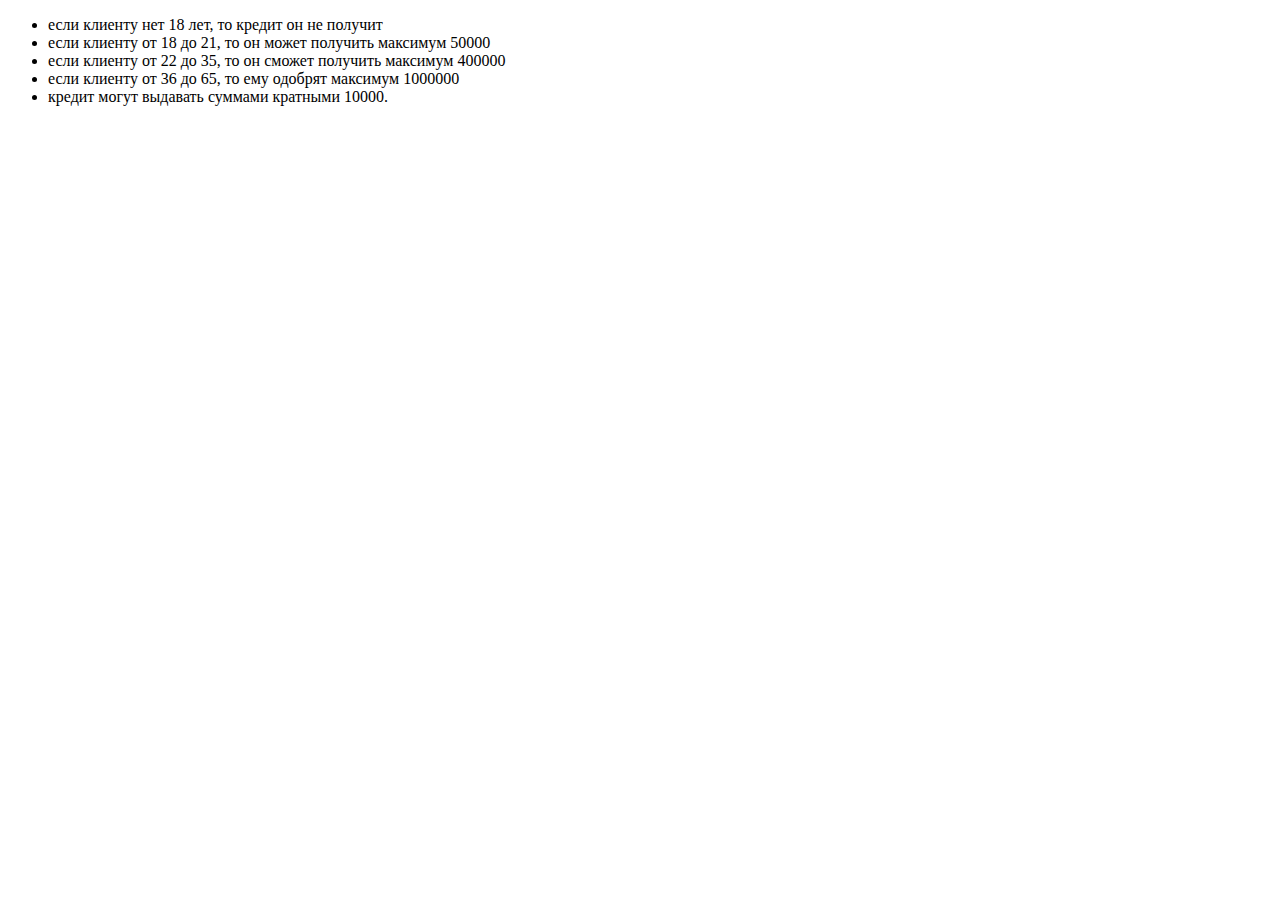
<file: index.html>
<!doctype html>
<html lang="ru">

<head>
    <meta charset="UTF-8">
    <meta name="viewport"
        content="width=device-width, user-scalable=no, initial-scale=1.0, maximum-scale=1.0, minimum-scale=1.0">
    <meta http-equiv="X-UA-Compatible" content="ie=edge">
   
    <title>Кредитный калькулятор</title>
</head>

<body>
    <ul>
        <li>если клиенту нет 18 лет, то кредит он не получит</li>
        <li>если клиенту от 18 до 21, то он может получить максимум 50000</li>
        <li>если клиенту от 22 до 35, то он сможет получить максимум 400000</li>
        <li>если клиенту от 36 до 65, то ему одобрят максимум 1000000</li>
        <li>кредит могут выдавать суммами кратными 10000.</li>
    </ul>

    <script>


        const userAgeInput = prompt('Введите свой возраст:');

            if (userAgeInput === null || isNaN(parseInt(userAgeInput, 10)) || userAgeInput.trim() === "") {
                alert('Возраст должен быть числом!');
            } else {
                let userAge = parseInt(userAgeInput.trim(), 10);
                let maxAmount;
                if (userAge < 18) {
                    maxAmount = 0;
                } else if (userAge <= 21) {
                    maxAmount = 50000;
                } else if (userAge <= 35) {
                    maxAmount = 400000;
                } else if (userAge <= 65) {
                    maxAmount = 1000000;
                }

                if (userAge < 18) {
                    alert('Мы не можем выдать вам кредит!');
                } else {
                    let userAmountInput = prompt(`Мы можем выдать вам кредит до ${maxAmount}. Введите желаемую сумму, кратную 1000:`);
                    if (userAmountInput === null || isNaN(parseInt(userAmountInput, 10)) || userAmountInput.trim() === "") {
                        alert("Похоже, вам кредит не нужен. Всего доброго!");
                    } else {
                        let userAmount = parseInt(userAmountInput.trim(), 10);
                        if (userAmount <= maxAmount && userAmount % 1000 === 0) {
                            alert(`Вы можете получить кредит на сумму ${userAmount}`);
                        } else if (userAmount <= maxAmount) {
                            alert(`Вы можете получить кредит на сумму ${Math.ceil(userAmount / 1000) * 1000}`);
                        } else {
                            alert(`Мы не можем выдать вам больше, чем ${maxAmount}`);
                        }
                    }
                }
            }

       
    </script>
</body>

</html>
</file>
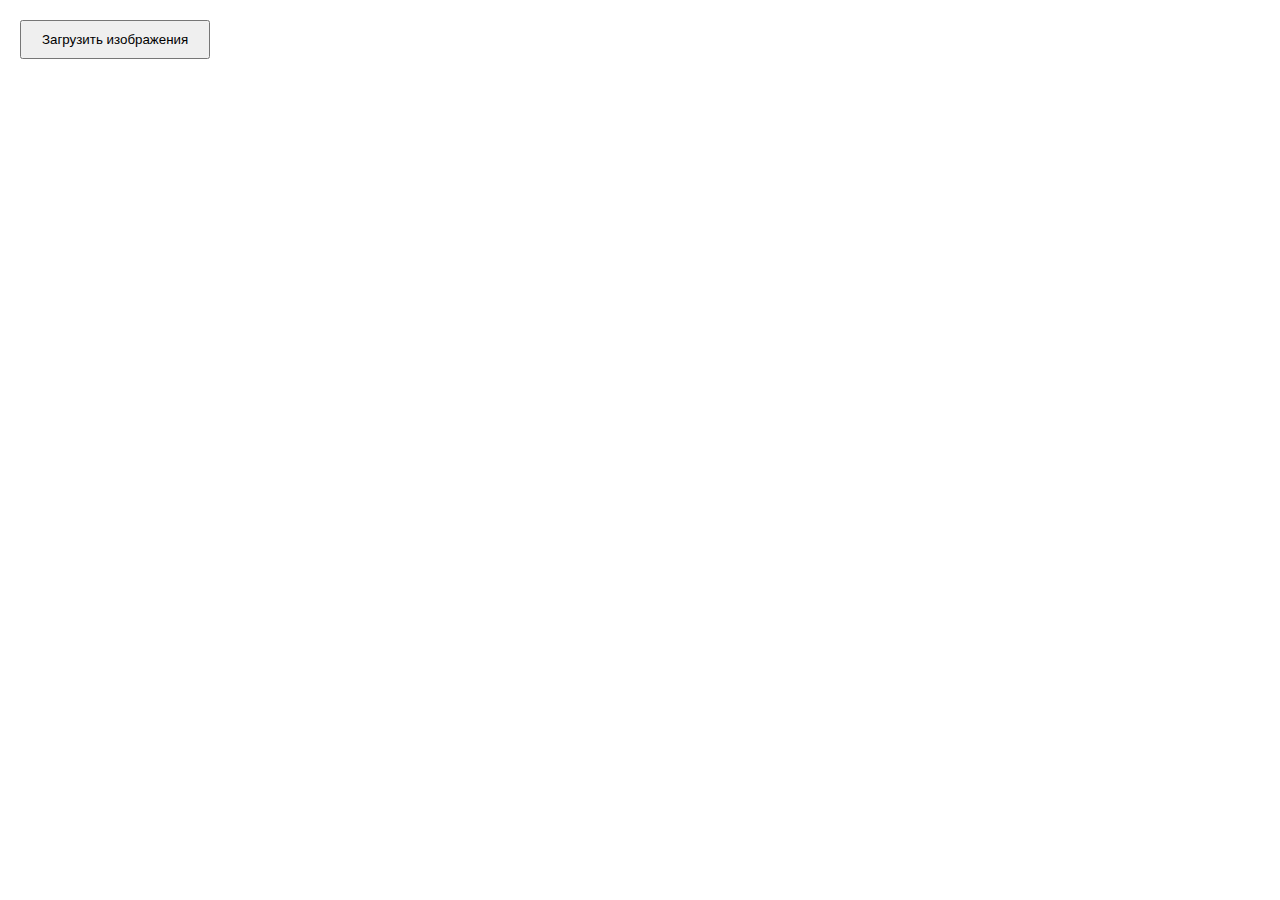
<file: modul_9_galery.html>
<!DOCTYPE html>
<html lang="ru">

<head>
    <meta charset="UTF-8">
    <meta name="viewport" content="width=device-width, initial-scale=1.0">
    <title>Галерея изображений</title>
    <link rel="stylesheet" href="modul_9_styles.css">
</head>

<body>
    <button id="load-images">Загрузить изображения</button>
    <div id="gallery" class="gallery"></div>
    <script src="modul_9_script.js"></script>
</body>

</html>
</file>
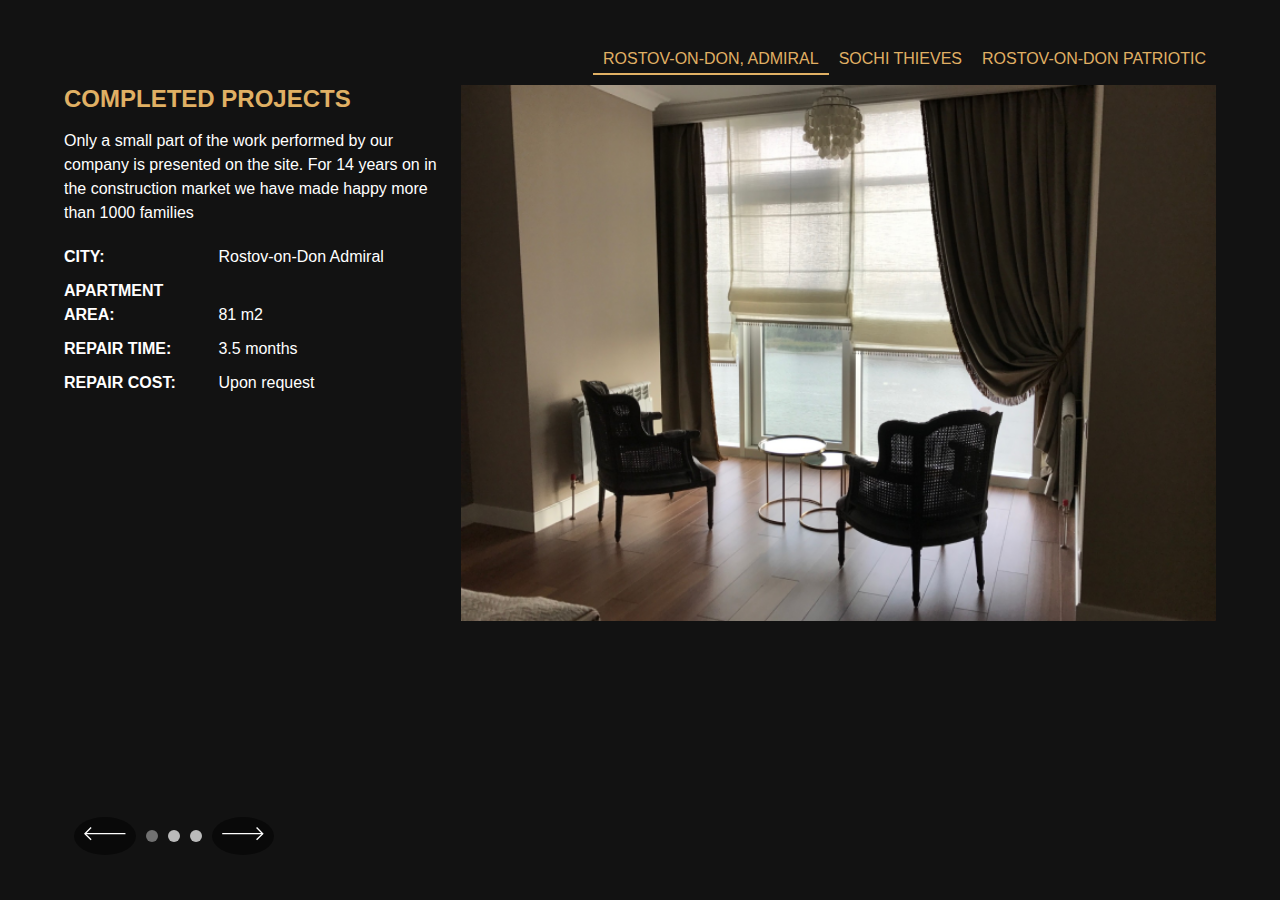
<file: js_slider/slider.html>
<!DOCTYPE html>
<html lang="en">

<head>
    <meta charset="UTF-8">
    <meta name="viewport" content="width=device-width, initial-scale=1.0">
    <title>Project Slider</title>
    <link rel="stylesheet" href="slider.css">
</head>

<body>
    <div class="slider-container">
        <div class="slider-content">
            <div class="description">
                <h2>COMPLETED PROJECTS</h2>
                <p>Only a small part of the work performed by our company is presented on the site. For 14 years on in
                    the construction market we have made happy more than 1000 families</p>
                <div class="details">
                    <p><strong>CITY:</strong> <span id="city">Rostov-on-Don Patriotic</span></p>
                    <p><strong>APARTMENT AREA:</strong> <span id="area">93 m2</span></p>
                    <p><strong>REPAIR TIME:</strong> <span id="time">3 months</span></p>
                    <p><strong>REPAIR COST:</strong> <span id="cost">Upon request</span></p>
                </div>
            </div>
            <div class="slider-controls">
                <span class="prev"><img src="img/prev.svg" alt="prev"></span>
                <div class="dots">
                    <span class="dot active" data-slide="0"></span>
                    <span class="dot" data-slide="1"></span>
                    <span class="dot" data-slide="2"></span>
                </div>
                <span class="next"><img src="img/next.svg" alt="next"></span>
            </div>
        </div>
        <div class="slider">
            <div class="slider-navigation">
                <a href="#" data-slide="0" class="nav-link active">ROSTOV-ON-DON, ADMIRAL</a>
                <a href="#" data-slide="1" class="nav-link">SOCHI THIEVES</a>
                <a href="#" data-slide="2" class="nav-link">ROSTOV-ON-DON PATRIOTIC</a>
            </div>
            <div class="slides">
                <div class="slide"><img src="img/image1.png" alt="Image 1"></div>
                <div class="slide"><img src="img/image2.png" alt="Image 2"></div>
                <div class="slide"><img src="img/image3.png" alt="Image 3"></div>
            </div>
        </div>
    </div>
    <script src="slider.js"></script>
</body>

</html>
</file>
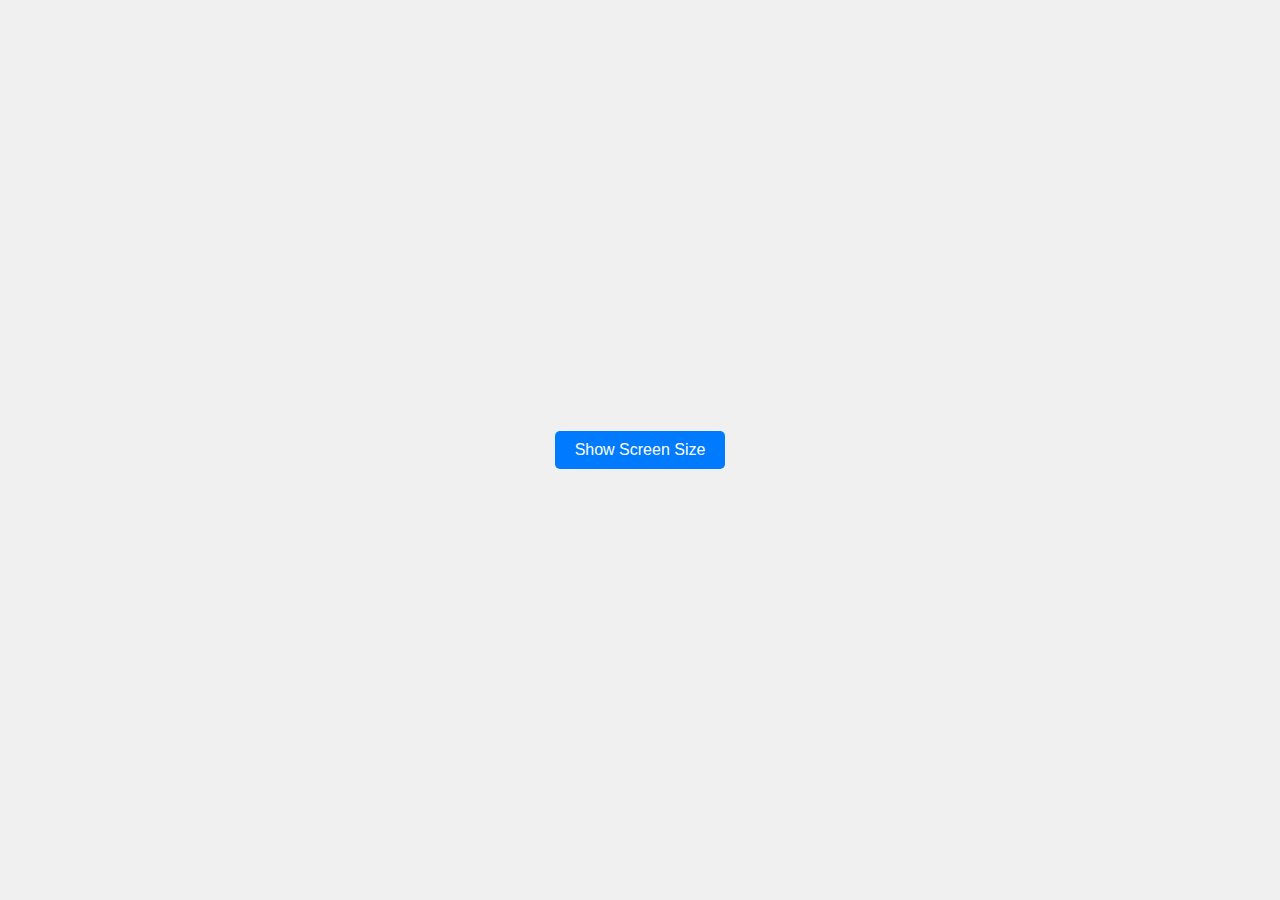
<file: module10_homework/11.4 Screen size.html>
<!DOCTYPE html>
<html lang="en">
<head>
    <meta charset="UTF-8">
    <meta http-equiv="X-UA-Compatible" content="IE=edge">
    <meta name="viewport" content="width=device-width, initial-scale=1.0">
    <title>Screen size</title>
    <style>
        body {
    display: flex;
    justify-content: center;
    align-items: center;
    height: 100vh;
    margin: 0;
    background-color: #f0f0f0;
}

#screenSizeButton {
    background-color: #007BFF;
    border: none;
    border-radius: 5px;
    padding: 10px 20px;
    cursor: pointer;
    color: white;
    font-size: 16px;
}

#screenSizeButton:hover {
    background-color: #0056b3;
}
    </style>
    <script>
        document.addEventListener('DOMContentLoaded', () => {
            const screenSizeButton = document.getElementById('screenSizeButton');

            screenSizeButton.addEventListener('click', () => {
                const width = window.innerWidth;
                const height = window.innerHeight;
                alert(`Screen Width: ${width}px\nScreen Height: ${height}px`);
            });
        });
    </script>
</head>
<body>
    <button id="screenSizeButton">Show Screen Size</button>

</body>
</html>
</file>
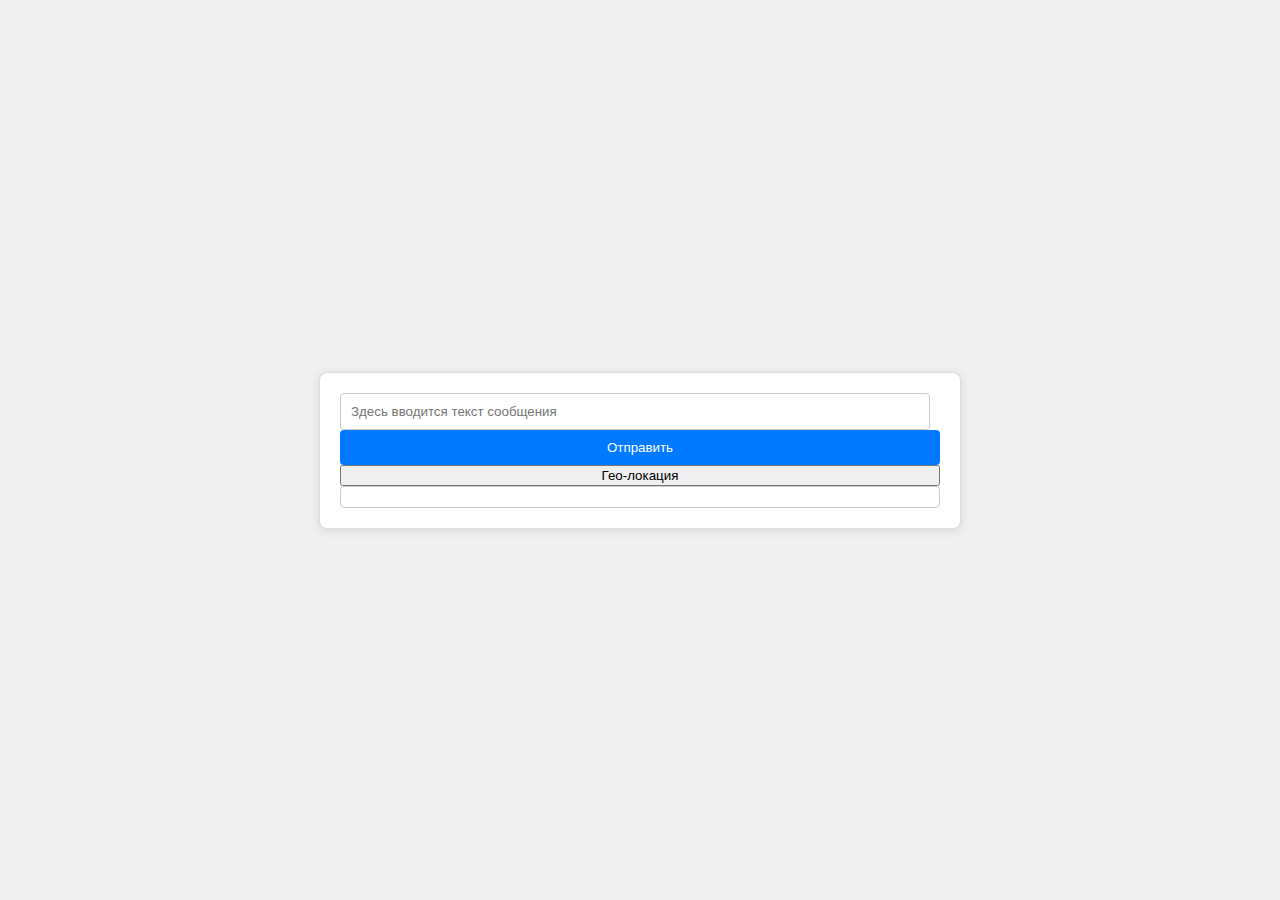
<file: module10_homework/11_5_websocket.html>
<!DOCTYPE html>
<html lang="en">
<head>
    <meta charset="UTF-8">
    <meta name="viewport" content="width=device-width, initial-scale=1.0">
    <title>Chat with Echo Server</title>
    <link rel="stylesheet" href="11.5 websocket.css">
    <script src="11.5 websocket.js"></script>
</head>

<body>
    <div class="chat-container">
        <input type="text" id="messageInput" placeholder="Здесь вводится текст сообщения">
        <button id="sendButton">Отправить</button>
        <button id="geoButton">Гео-локация</button>
        <div id="chatWindow" class="chat-window"></div>
    </div>
    
</body>

</html>
</file>
<file: modul_9_styles.css>
body {
    font-family: Arial, sans-serif;
    margin: 20px;
}

button {
    padding: 10px 20px;
    cursor: pointer;
}

.gallery {
    margin-top: 20px;
    display: flex;
    flex-wrap: wrap;
    gap: 10px;
}

.gallery__image {
    width: 150px;
    height: 150px;
    object-fit: cover;
}
</file>
<file: js_slider/slider.css>
body {
    margin: 0;
    padding: 0;
    font-family: "Yeseva One", sans-serif;
    background-color: #121212;
    color: #ffffff;
    display: flex;
    justify-content: center;
    align-items: center;
    height: 100vh;
}

.slider-container {
    display: flex;
    width: 90%;
    max-width: 1200px;
    background-color: #121212;
    color: #fff;
    padding: 20px;
    height: 90%;
}

.slider-content {
    flex: 1;
    display: flex;
    flex-direction: column;
    justify-content: space-between;
    padding-right: 20px;
    padding-top:20px;
    height: 100%;
}

.description h2 {
    color: #e0b064;
    font-size: 24px;
    margin-bottom: 10px;
}

.description p {
    font-size: 16px;
    line-height: 1.5;
    margin-bottom: 20px;
}

.details p {
    margin: 10px 0;
    font-size: 16px;
}

.details p strong {
    display: inline-block;
    width: 150px;
}

.slider-controls {
    display: flex;
    align-items: center;
    padding-bottom: 20px;
}

.prev,
.next {
    cursor: pointer;
    padding: 10px;
    background-color: rgba(0, 0, 0, 0.5);
    border-radius: 50%;
    margin: 0 10px;
    color: #fff;
}

.dots {
    display: flex;
    justify-content: center;
    gap: 10px;
}

.dot {
    cursor: pointer;
    height: 12px;
    width: 12px;
    background-color: #bbb;
    border-radius: 50%;
    display: inline-block;
}

.dot.active {
    background-color: #717171;
}

.slider {
    flex: 2;
    overflow: hidden;
    position: relative;
    height: 100%;
   
}

.slides {
    display: flex;
    transition: transform 0.5s ease-in-out;
}

.slide {
    min-width: 100%;
    height: 100%;
    display: flex;
    justify-content: center;
    align-items: center;
}

.slide img {
    width: 100%;
    height: auto;
    max-height: 100%;
}

.slider-navigation {
    display: flex;
    justify-content: flex-end;
    margin-bottom: 10px;
}

.slider-navigation a {
    color: #e0b064;
    text-decoration: none;
    font-size: 16px;
    padding: 5px 10px;
    display: block;
}

.slider-navigation a.active {
    border-bottom: 2px solid #e0b064;
}
</file>
<file: module10_homework/11.5 websocket.css>
body {
    display: flex;
    justify-content: center;
    align-items: center;
    height: 100vh;
    margin: 0;
    background-color: #f0f0f0;
}

.chat-container {
    display: flex;
    flex-direction: column;
    align-items: stretch;
    width: 80%;
    max-width: 600px;
    background-color: #fff;
    padding: 20px;
    border: 1px solid #ddd;
    border-radius: 8px;
    box-shadow: 0 2px 10px rgba(0, 0, 0, 0.1);
}

.input-container {
    display: flex;
    margin-bottom: 10px;
}

#messageInput {
    flex: 1;
    padding: 10px;
    border: 1px solid #ccc;
    border-radius: 4px;
    margin-right: 10px;
}

#sendButton {
    padding: 10px 20px;
    border: none;
    border-radius: 4px;
    background-color: #007BFF;
    color: white;
    cursor: pointer;
}

#sendButton:hover {
    background-color: #0056b3;
}

.chat-window {
    flex: 1;
    border: 1px solid #ccc;
    padding: 10px;
    overflow-y: auto;
    border-radius: 4px;
    background-color: #fff;
}

.message {
    display: inline-block;
    padding: 10px;
    margin: 5px;
    border-radius: 8px;
    border: 1px solid #ccc;
    max-width: 60%;
    word-wrap: break-word;
}

.message.sender {
    align-self: flex-end;
    background-color: #e6f7ff;
    border-color: #b3d8ff;
}

.message.receiver {
    align-self: flex-start;
    background-color: #f1f1f1;
    border-color: #ddd;
}
</file>
